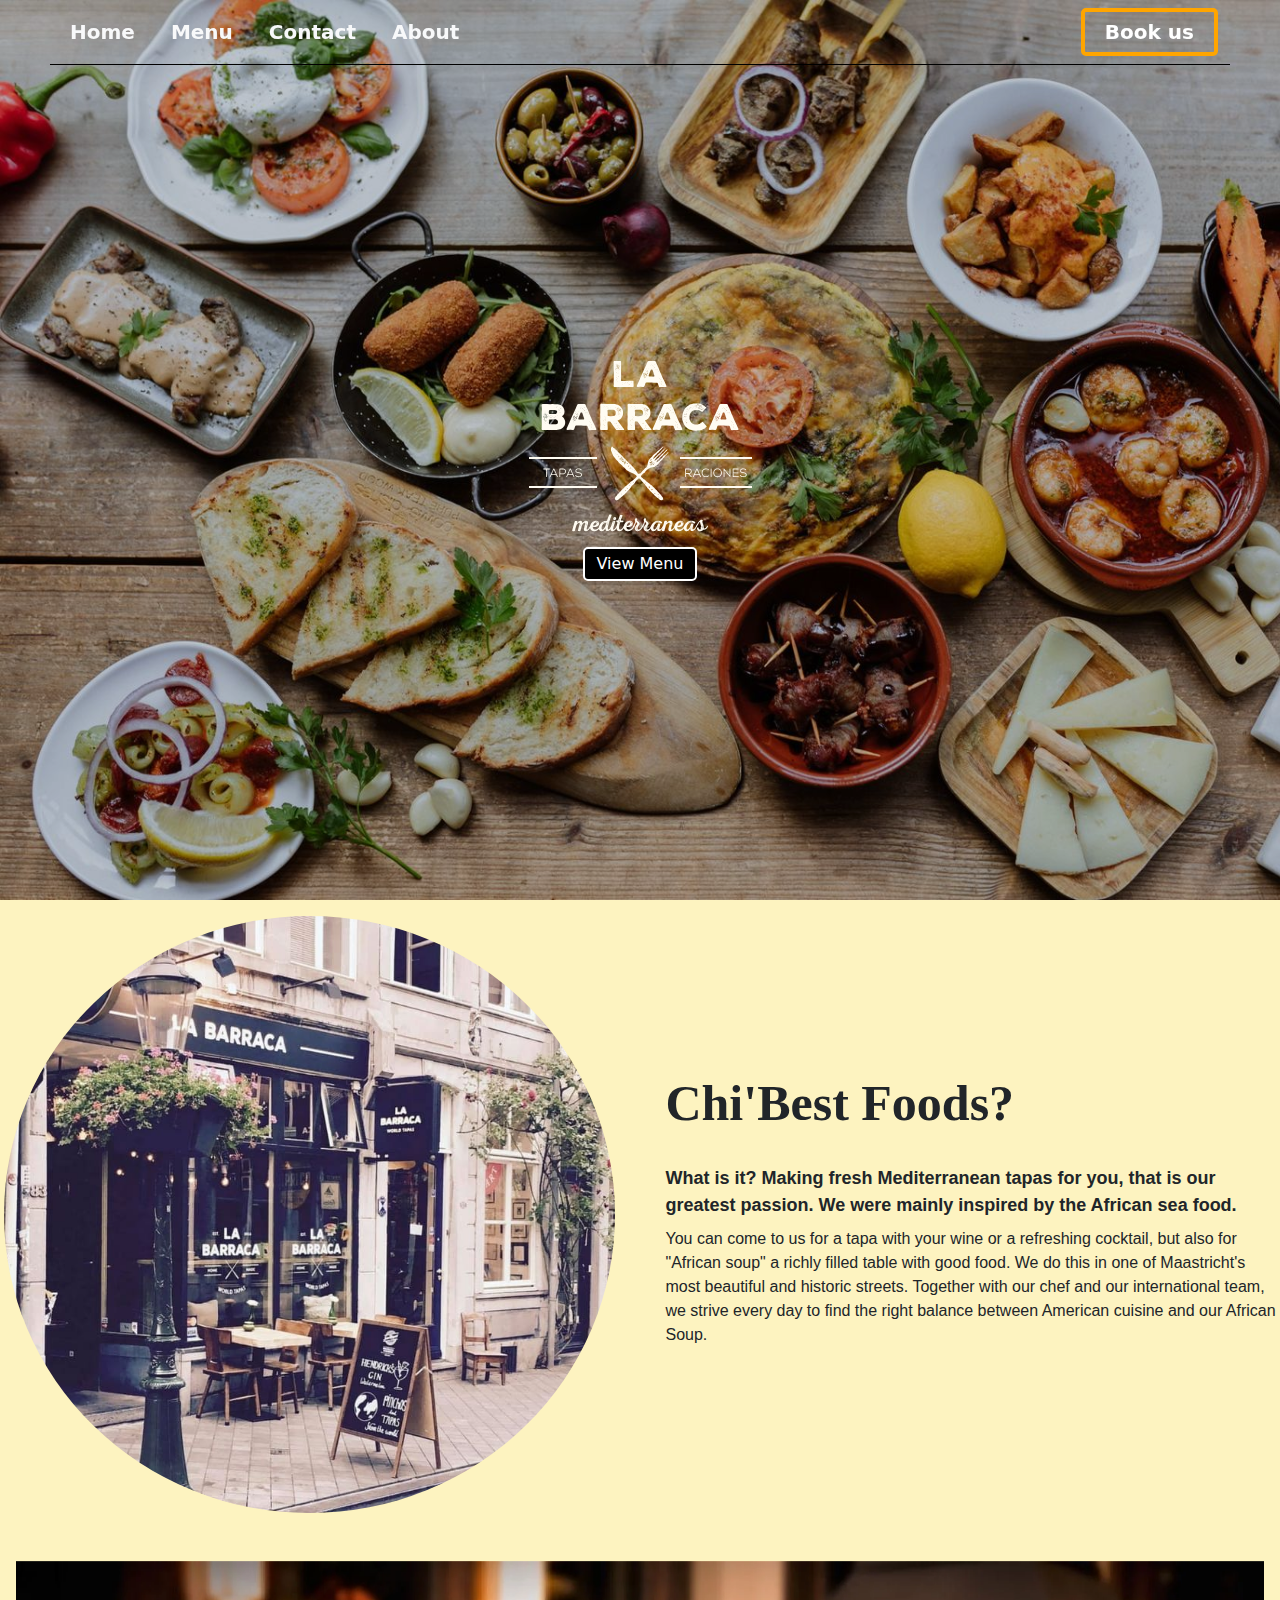
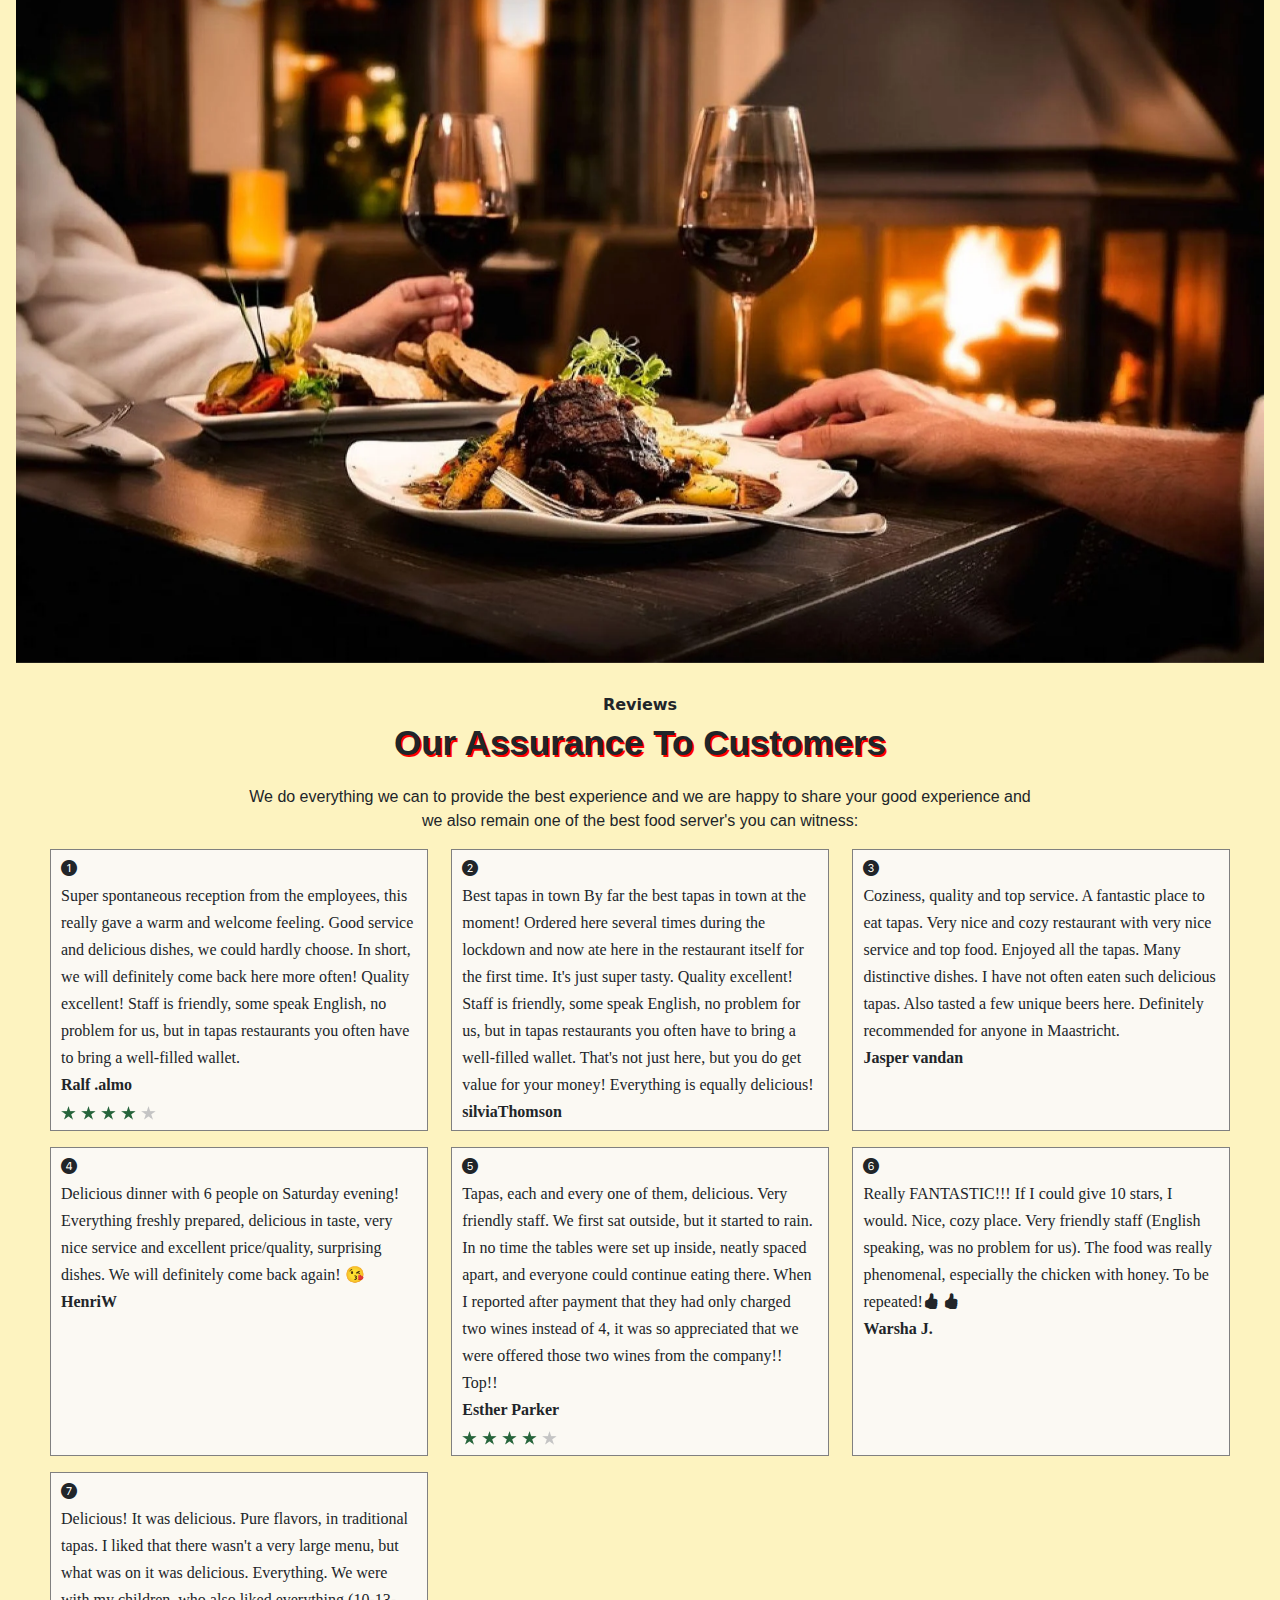
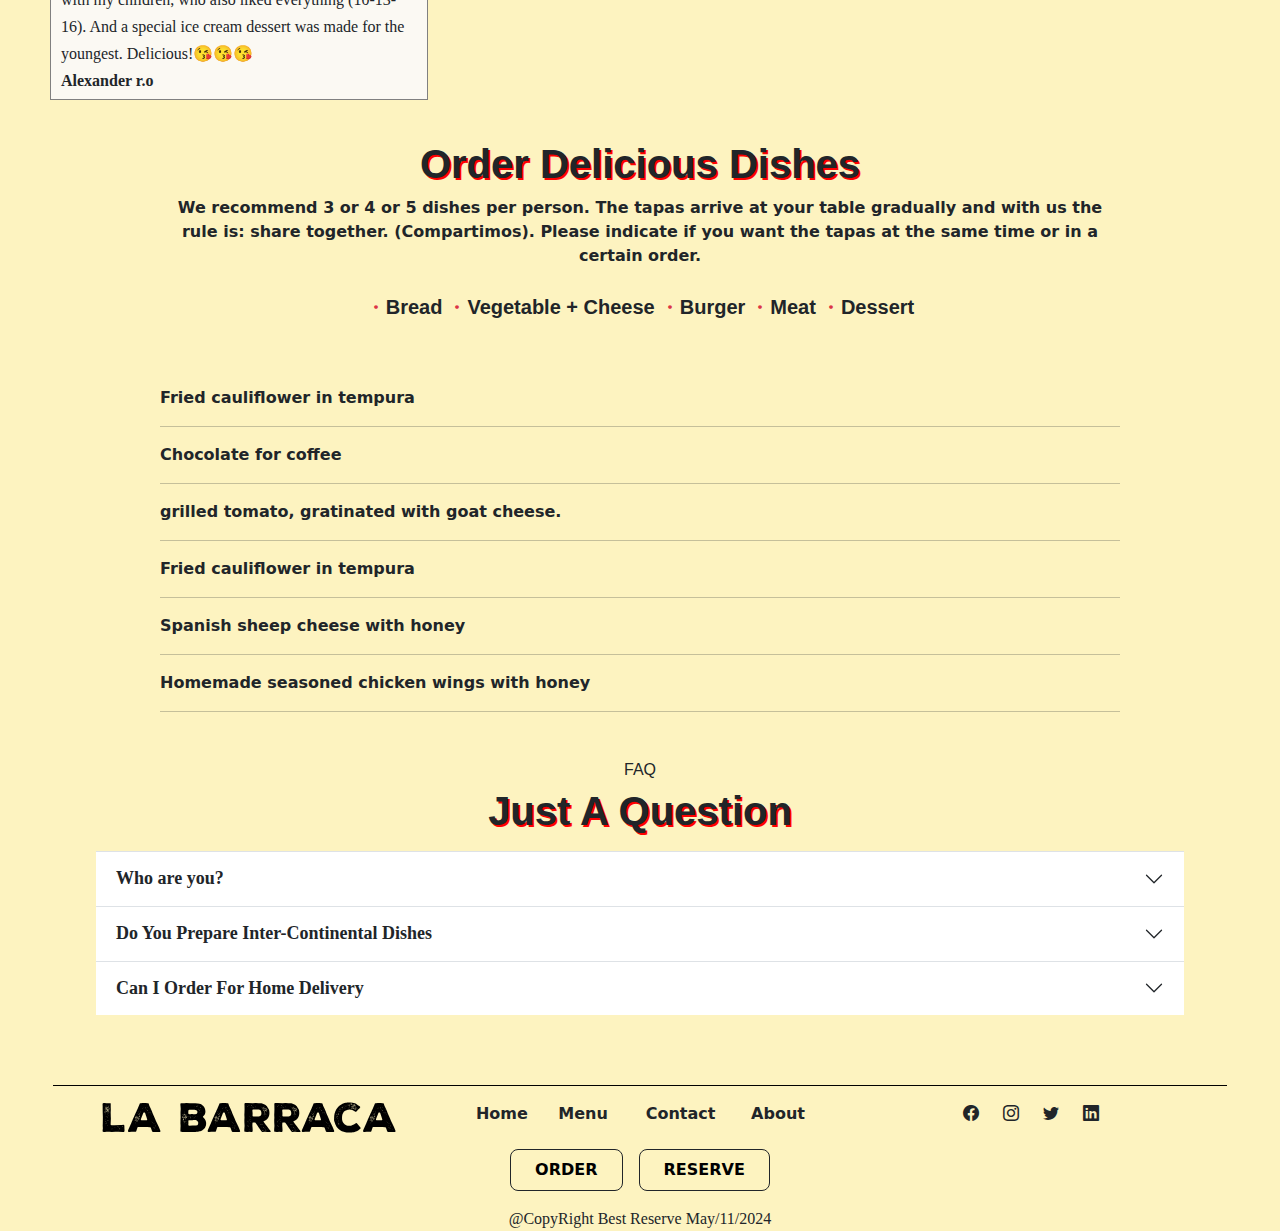
<file: index.html>
<!DOCTYPE html>
<html lang="en">
<head>
    <meta charset="UTF-8">
    <meta name="viewport" content="width=device-width, initial-scale=1.0">
    <link rel="stylesheet" href="style.css">
    <link rel="stylesheet" href="css/bootstrap.min.css">
     <!-- <link rel="stylesheet" href="/js/bootstrap.bundle.min.js"> -->
    <link rel="stylesheet" href="https://cdn.jsdelivr.net/npm/bootstrap-icons@1.11.3/font/bootstrap-icons.min.css"> 
    <title>Home</title>
</head>
<body style="background-color: #fdf3c0 ;" >
       <div class="first_div ">
              
        <nav class="navbar navbar-expand-lg general_div sticky-top">
            <div class="container-fluid">
              <button class="navbar-toggler shadow-none" type="button" data-bs-toggle="offcanvas" data-bs-target="#offcanvasRight" aria-controls="offcanvasRight" style="border: none; outline: none;" >
                <span class="navbar-toggler-icon"></span>
              </button>
              <div class="collapse navbar-collapse" id="navbarNav">
                <ul class="navbar-nav my_ul d-flex">
                  <li class="nav-item">
                    <a class="nav-link active text-light fw-3" aria-current="page" href="index.html">Home</a>
                  </li>
                  <li class="nav-item">
                    <a class="nav-link text-light fw-3" href="Menu.html">Menu</a>
                  </li>
                  <li class="nav-item">
                    <a class="nav-link text-light fw-3" href="contact.html">Contact</a>
                  </li>
                  <li class="nav-item">
                    <a class="nav-link text-light fw-3" href="about.html">About</a>
                  </li>
                </ul>
              </div>
              <a href="bookUs.html">  <button class="book_us fw-3">Book us</button> </a>
            </div>
          </nav>


          <div class="offcanvas offcanvas-start " tabindex="-1" id="offcanvasRight" aria-labelledby="offcanvasRightLabel" >
            <div class="offcanvas-header ">
              <h5 class="offcanvas-title" id="offcanvasRightLabel"></h5>
              <button type="button" class="btn-close left-off-canv" data-bs-dismiss="offcanvas" aria-label="Close" ></button>
            </div>
            <div class="offcanvas-body">
              <ul class="navbar-nav my_ul d-flex">
                <li class="nav-item">
                  <a class="nav-link active text-dark fw-3" aria-current="page" href="#">Home</a>
                </li>
                <li class="nav-item">
                  <a class="nav-link text-dark fw-3" href="Menu.html">Menu</a>
                </li>
                <li class="nav-item">
                  <a class="nav-link text-dark fw-3" href="contact.html">Contact</a>
                </li>
                <li c   lass="nav-item">
                  <a class="nav-link text-dark fw-3" href="about.html">About</a>
                </li>
              </ul>
            </div>
          </div>
       


        <div class="la-barraca  d-flex justify-content-center">

          <div class="d-flex justify-content-center barraca"><img src="la-barraca-logo-new.svg"></div>
        <a href="Menu.html" ><button>View Menu</button> </a>   
        </div>
               
      </div>

      
      
    <div class="mt-3 logo-general d-flex justify-content-between align-items-center mx-1">
        <div class="logo-news logo-pic">
          <img src="la-barraca-resturant.jpeg" class="rounded-circle">
        </div>

        <div class="logo-news d-flex flex-column gap-2">
             <p class="first_p">Chi'Best Foods?</p>
             <b >What is it? Making fresh Mediterranean tapas for you, that is our greatest passion. We were mainly inspired by the African sea food.</b>
             <p class="lh-0">You can come to us for a tapa with your wine or a refreshing cocktail, but also for "African soup" a richly filled table with good food. We do this in one of Maastricht's most beautiful and historic streets. Together with our chef and our international team, we strive every day to find the right balance between American cuisine and our African Soup.</p>
        </div>
    </div>

  
    </div> 
          <!-- carousel part  -->
      <div class="mt-5 px-3">
          <div id="carouselExampleSlidesOnly " class="carousel slide  my_carousel " data-bs-ride="carousel">
            <div class="carousel-inner">
              <div class="carousel-item active my_carousel" data-bs-interval="2000">
                <img src="3014596.webp" class="d-block w-100" alt="...">
              </div>
              <div class="carousel-item my_carousel" data-bs-interval="2000">
                <img src="l-intro-1712867942.jpg" class="d-block w-100" alt="...">
              </div>
              <div class="carousel-item my_carousel" data-bs-interval="2000">
                <img src="best_chinese.webp" class="d-block w-100" alt="...">
              </div>
             
            
              

            </div>
          </div>
      </div>
      <!-- #FEFCF2 -->
              <!-- good words  -->
        
        <div style="background-color: #fdf3c0 ;">

          <div class=" good_words d-flex flex-column align-items-center text-align-center">
              <b class="fw-bold fs-lg-2">Reviews</b>
              <p class="good_words_p fw-bold">Our Assurance To Customers</p>
              <p class="good_words_second">We do everything we can to provide the best experience and we are happy to share  your good  experience and <br>we also remain one of the best food server's you can witness:</p>
          </div>


                        <!-- Customers Reviews  -->
          <div class="write_up">
            <p>
              <i class="bi bi-1-circle-fill"></i> <br>
              Super spontaneous reception from the employees, this really gave a warm and welcome feeling. Good service and delicious dishes, we could hardly choose. In short, we will definitely come back here more often! 
              Quality excellent! Staff is friendly, some speak English, no problem for us, but in tapas restaurants you often have to bring a well-filled wallet.
              <br>
               <b>Ralf .almo <br>
                <img src="3star.png">
               </b>
              
               
            </p>

            <p>
              <i class="bi bi-2-circle-fill"></i> <br>
              Best tapas in town By far the best tapas in town at the moment! Ordered here several times during the lockdown and now ate here in the restaurant itself for the first time. It's just super tasty. Quality excellent! Staff is friendly, some speak English, no problem for us, but in tapas restaurants you often have to bring a well-filled wallet. That's not just here, but you do get value for your money! Everything is equally delicious! <br>
              <b>silviaThomson</b>
            </p>

              <p>
                <i class="bi bi-3-circle-fill"></i> <br>
                Coziness, quality and top service. A fantastic place to eat tapas. Very nice and cozy restaurant with very nice service and top food. Enjoyed all the tapas. Many distinctive dishes. I have not often eaten such delicious tapas. Also tasted a few unique beers here. Definitely recommended for anyone in Maastricht.
                <br>
                <b>Jasper vandan</b>
              </p>


              <p>
                <i class="bi bi-4-circle-fill"></i> <br>
                Delicious dinner with 6 people on Saturday evening! Everything freshly prepared, delicious in taste, very nice service and excellent price/quality, surprising dishes. We will definitely come back again! 😘
                <br>
                <b>HenriW</b>
              </p>

              <p>
                <i class="bi bi-5-circle-fill"></i> <br>
                Tapas, each and every one of them, delicious. Very friendly staff. We first sat outside, but it started to rain. In no time the tables were set up inside, neatly spaced apart, and everyone could continue eating there. When I reported after payment that they had only charged two wines instead of 4, it was so appreciated that we were offered those two wines from the company!! Top!!
                <br>
                <b>Esther Parker
                  <br>
                  <img src="3star.png">
                </b>
              </p>

              <p>
                <i class="bi bi-6-circle-fill"></i> <br>
                Really FANTASTIC!!! If I could give 10 stars, I would. Nice, cozy place. Very friendly staff (English speaking, was no problem for us). The food was really phenomenal, especially the chicken with honey. To be repeated!<i class="bi bi-hand-thumbs-up-fill"></i> <i class="bi bi-hand-thumbs-up-fill"></i> 
                <br>
                <b>Warsha J.</b>
              </p>


              <p>
                <i class="bi bi-7-circle-fill "></i> <br>
                Delicious! It was delicious. Pure flavors, in traditional tapas. I liked that there wasn't a very large menu, but what was on it was delicious. Everything. We were with my children, who also liked everything (10-13-16). And a special ice cream dessert was made for the youngest. Delicious!😘😘😘
                <br>
                <b>Alexander r.o</b>
              </p>
          </div>

 


              <div class="mt-4 d-flex flex-column align-items-center mx-auto    text-center Overall_delicious">
                  <h1 class="fw-bold my_Overall_delicious">Order Delicious Dishes</h1> 
                  <p class="fw-bold ">We recommend 3 or 4 or 5 dishes per person. The tapas arrive at your table gradually and with us the rule is: share together. (Compartimos). Please indicate if you want the tapas at the same time or in a certain order.</p>

              </div>


              <div class="d-flex  flex-wrap justify-content-center fw-bold  mt-2 food_list ">
             <p class=""> <i class="bi bi-dot text-danger"></i>Bread </p> 

             <p class=""> <i class="bi bi-dot text-danger"></i>Vegetable + Cheese</p> 
              
             <p class=""> <i class="bi bi-dot text-danger"></i>Burger </p> 

             <p class=""> <i class="bi bi-dot text-danger"></i>Meat </p> 

             <p class=""> <i class="bi bi-dot text-danger"></i>Dessert</p> 
              </div>

        


        <div class="mx-auto  mt-5 second_food_list">
              <div >
              <p>Fried cauliflower in tempura</p>
               <hr>
              </div>

            <div>
              <p>Chocolate for coffee </p>
              <hr>
              </div>


              <div>
                <p>grilled tomato, gratinated with goat cheese.</p>
                <hr>
              </div>

                <div>
                <p>Fried cauliflower in tempura</p>
                <hr>
                </div>

              <div>
                <p>Spanish sheep cheese with honey</p>
               <hr>
                </div>
                    
              <div>
                <p>Homemade seasoned chicken wings with honey </p>
                <hr>
                </div>
        </div>

        
                     
               <!-- Write up  -->
          <!-- <div class="container my-5 py-4">
                 <h2 class="text-center">FAQ</h2>
              <div class="accordion" id="accordionPanelsStayOpenExample">
                <div class="accordion-item">
                  <h2 class="accordion-header" id="panelsStayOpen-headingOne">
                    <button class="accordion-button fs-5 fw-semibold" type="button" data-bs-toggle="collapse" data-bs-target="#panelsStayOpen-collapseOne" aria-expanded="true" aria-controls="panelsStayOpen-collapseOne">
                     Who are you?
                    </button>
                  </h2>
                  <div id="panelsStayOpen-collapseOne" class="accordion-collapse collapse show" aria-labelledby="panelsStayOpen-headingOne">
                    <div class="accordion-body">
                      <strong>This is the first item's accordion body.</strong> It is shown by default, until the collapse plugin adds the appropriate classes that we use to style each element. These classes control the overall appearance, as well as the showing and hiding via CSS transitions. You can modify any of this with custom CSS or overriding our default variables. It's also worth noting that just about any HTML can go within the <code>.accordion-body</code>, though the transition does limit overflow.
                    </div>
                  </div>
                </div>
                <div class="accordion-item">
                  <h2 class="accordion-header" id="panelsStayOpen-headingTwo">
                    <button class="accordion-button collapsed fs-5 fw-semibold" type="button" data-bs-toggle="collapse" data-bs-target="#panelsStayOpen-collapseTwo" aria-expanded="false" aria-controls="panelsStayOpen-collapseTwo">
                     Do You Prepare Inter-Continental Dishes
                    </button>
                  </h2>
                  <div id="panelsStayOpen-collapseTwo" class="accordion-collapse collapse" aria-labelledby="panelsStayOpen-headingTwo">
                    <div class="accordion-body">
                      <strong>This is the second item's accordion body.</strong> It is hidden by default, until the collapse plugin adds the appropriate classes that we use to style each element. These classes control the overall appearance, as well as the showing and hiding via CSS transitions. You can modify any of this with custom CSS or overriding our default variables. It's also worth noting that just about any HTML can go within the <code>.accordion-body</code>, though the transition does limit overflow.
                    </div>
                  </div>
                </div>
                   
                <div class="accordion-item">
                  <h2 class="accordion-header" id="panelsStayOpen-headingOne">
                    <button class="accordion-button fs-5 fw-semibold" type="button" data-bs-toggle="collapse" data-bs-target="#panelsStayOpen-collapseOne" aria-expanded="true" aria-controls="panelsStayOpen-collapseOne">
                     Who are you?
                    </button>
                  </h2>
                  <div id="panelsStayOpen-collapseOne" class="accordion-collapse collapse show" aria-labelledby="panelsStayOpen-headingOne">
                    <div class="accordion-body">
                      <strong>This is the first item's accordion body.</strong> It is shown by default, until the collapse plugin adds the appropriate classes that we use to style each element. These classes control the overall appearance, as well as the showing and hiding via CSS transitions. You can modify any of this with custom CSS or overriding our default variables. It's also worth noting that just about any HTML can go within the <code>.accordion-body</code>, though the transition does limit overflow.
                    </div>
                  </div>
                </div>




                <div class="accordion-item">
                  <h2 class="accordion-header" id="panelsStayOpen-headingThree">
                    <button class="accordion-button collapsed  fs-5 fw-semibold" type="button" data-bs-toggle="collapse" data-bs-target="#panelsStayOpen-collapseThree" aria-expanded="false" aria-controls="panelsStayOpen-collapseThree">
                       Can I Order For Home Delivery
                    </button>
                  </h2>
                  <div id="panelsStayOpen-collapseThree" class="accordion-collapse collapse" aria-labelledby="panelsStayOpen-headingThree">
                    <div class="accordion-body">
                      <strong>This is the third item's accordion body.</strong> It is hidden by default, until the collapse plugin adds the appropriate classes that we use to style each element. These classes control the overall appearance, as well as the showing and hiding via CSS transitions. You can modify any of this with custom CSS or overriding our default variables. It's also worth noting that just about any HTML can go within the <code>.accordion-body</code>, though the transition does limit overflow.
                    </div>
                  </div>
                </div>
              </div>
          </div> -->

          <div class="accordion accordion-flush  mx-auto mt-3 mx-auto" id="accordionFlushExample">
            <h6 class="text-center FAQ mt-5  ">FAQ</h6>
            <h1 class="text-center my_Overall_delicious fw-bold mb-3">Just A Question</h1>
            <div class="accordion-item">
              <h2 class="accordion-header">
                <button class="accordion-button collapsed  fw-semibold" type="button" data-bs-toggle="collapse" data-bs-target="#flush-collapseOne" aria-expanded="false" aria-controls="flush-collapseOne">
                  Who are you?
                </button>
              </h2>
              <div id="flush-collapseOne" class="accordion-collapse collapse" data-bs-parent="#accordionFlushExample">
                <div class="accordion-body">Placeholder content for this accordion, which is intended to demonstrate the <code>.accordion-flush</code> class. This is the first item's accordion body.</div>
              </div>
            </div>

            <div class="accordion-item">
              <h2 class="accordion-header">
                <button class="accordion-button collapsed  fw-semibold" type="button" data-bs-toggle="collapse" data-bs-target="#flush-collapseTwo" aria-expanded="false" aria-controls="flush-collapseTwo">
                  Do You Prepare Inter-Continental Dishes
                </button>
              </h2>
              <div id="flush-collapseTwo" class="accordion-collapse collapse" data-bs-parent="#accordionFlushExample">
                <div class="accordion-body">Placeholder content for this accordion, which is intended to demonstrate the <code>.accordion-flush</code> class. This is the second item's accordion body. Let's imagine this being filled with some actual content.</div>
              </div>
            </div>

            
            <div class="accordion-item">
              <h2 class="accordion-header">
                <button class="accordion-button collapsed  fw-semibold" type="button" data-bs-toggle="collapse" data-bs-target="#flush-collapseThree" aria-expanded="false" aria-controls="flush-collapseThree">
                  Can I Order For Home Delivery
                </button>
              </h2>
              <div id="flush-collapseThree" class="accordion-collapse collapse" data-bs-parent="#accordionFlushExample">
                <div class="accordion-body">Placeholder content for this accordion, which is intended to demonstrate the <code>.accordion-flush</code> class. This is the third item's accordion body. Nothing more exciting happening here in terms of content, but just filling up the space to make it look, at least at first glance, a bit more representative of how this would look in a real-world application.</div>
              </div>
            </div>
          </div>
          
          



          





       

          <footer class="footer  col-lg-11 mx-auto">  
            <div class="my_footer d-flex col-align-items-center justify-content-between flex-wrap">
    
                <div class="d-flex mt-3 col-12 col-sm-6 col-md-6 col-lg-4 justify-content-center img-fluid">   
                  <img src="./don_lac.svg" style="width: 75%;"> 
                </div> 
              
    
              <div class="d-flex flex-wrap gap-3 mt-3 fw-bold col-12 col-sm-6 col-md-6 col-lg-4 justify-content-center ">
            <a href="index.html" class="text-dark text-decoration-none col-12 col-sm-2 col-md-2 col-lg-2 text-center">  <span>Home</span> </a>
            <a href="Menu.html" class="text-dark text-decoration-none  col-12 col-sm-2 col-md-2 col-lg-2 text-center" > <span>Menu</span>  </a>   
            <a href="contact.html" class="text-dark text-decoration-none  col-12 col-sm-3 col-md-3 col-lg-3 text-center" >      <span>Contact</span> </a>
            <a href="about.html" class="text-dark text-decoration-none  col-12 col-sm-2 col-md-2 col-lg-2 text-center" >   <span>About</span> </a>
                </div>
    
                <div class="d-flex gap-4 mt-3 col-12 col-sm-12 col-md-12 col-lg-4 justify-content-center">
                  <a href="https://www.facebook.com" class="text-dark"><i class="bi bi-facebook"></i> </a> 
                  <a href="https://www.instagram.com" class="text-dark">  <i class="bi bi-instagram"></i>  </a>
                    <a href="https://www.twitter.com" class="text-dark"> <i class="bi bi-twitter"></i> </a>
                    <a href="https://www.linkedin.com" class="text-dark">  <i class="bi bi-linkedin"></i> </a>
                </div>
              </div>
    
    
            <div class="second_footer mt-3 d-flex flex-wrap justify-content-between text-align-center gap-1">
    
                   <div class="last_button w-100 justify-content-center d-flex mb-3 ">
  <a href="bookUs.html">  <button class="border border-dark px-4 py-2 rounded-3 fw-bold mx-2 dr">ORDER</button> </a>
<a href="bookUs.html">    <button class="border border-dark px-4 py-2 rounded-3 fw-bold mx-2 dr " >RESERVE</button> </a>
                   </div>
            </div>
    
            <div class="d-flex justify-content-center gap-3 align-items-center col-12" >
                
                <span class="my_span" style="font-family: serif;"> @CopyRight Best  Reserve May/11/2024</span>
    
    
              </div>
                 
              </footer>


          </div>
        <script src="./js/bootstrap.min.js"> </script>
</body>
</html>
</file>
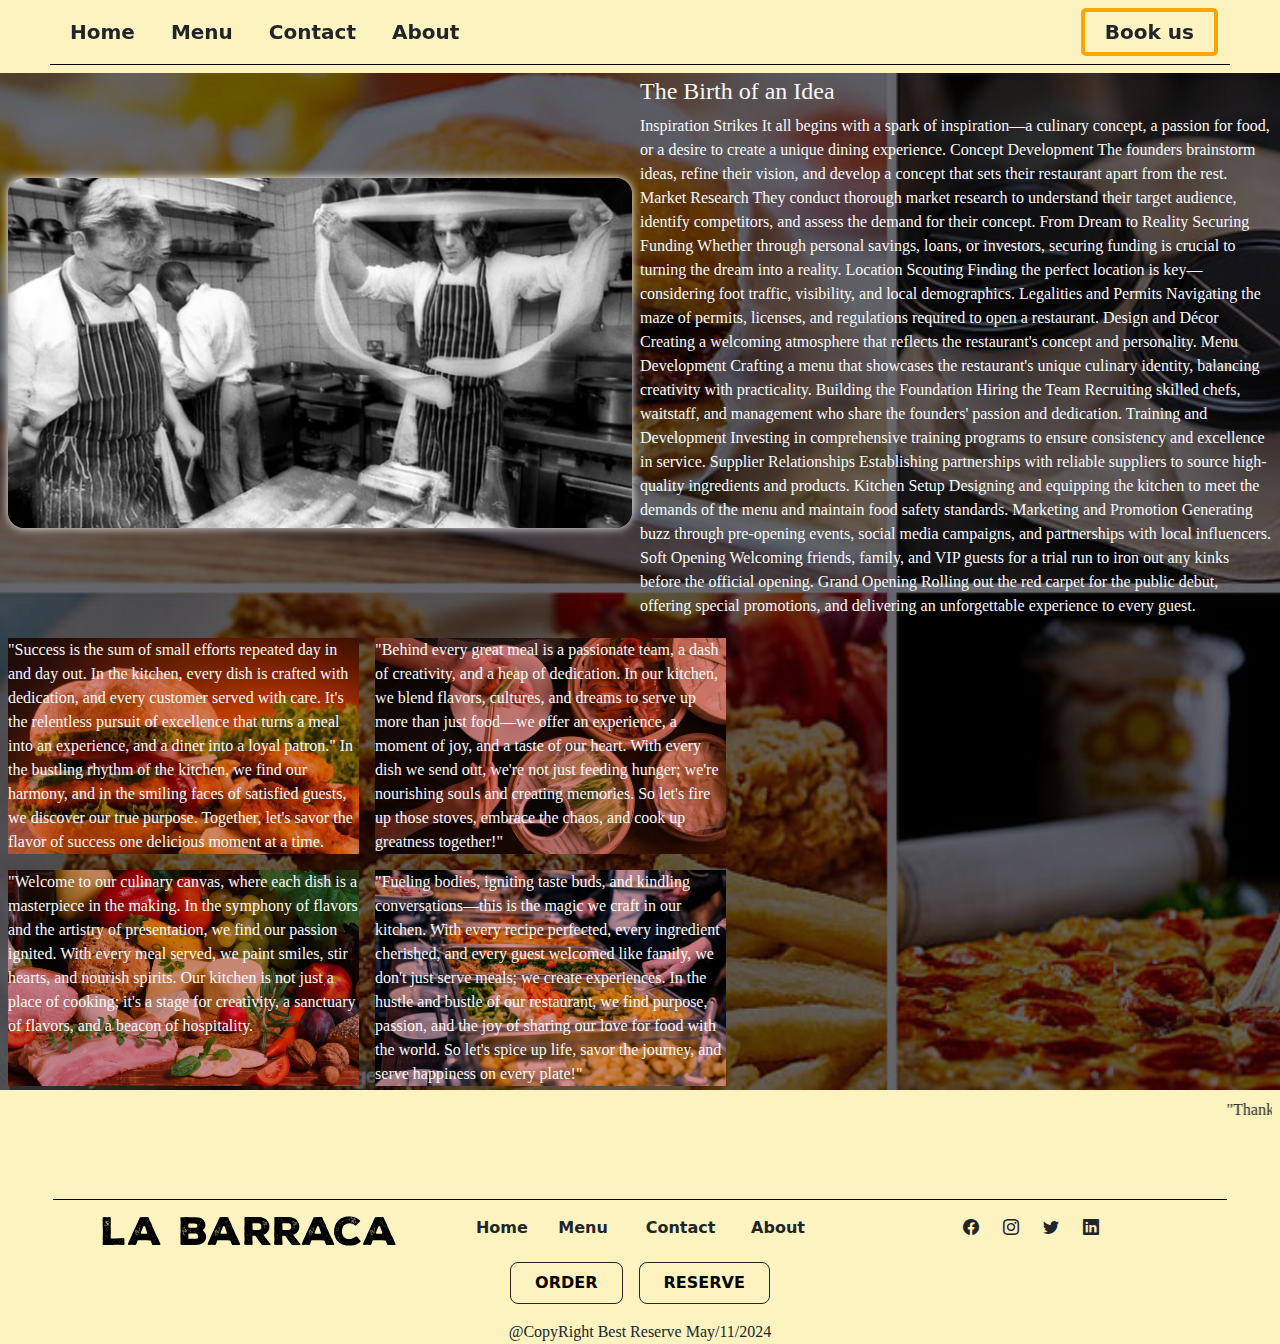
<file: about.html>
<!DOCTYPE html>
<html lang="en">
<head>
    <meta charset="UTF-8">
    <meta name="viewport" content="width=device-width, initial-scale=1.0">
    
    <link rel="stylesheet" href="style.css">
    <link rel="stylesheet" href="css/bootstrap.min.css">
     <link rel="stylesheet" href="about.css">
     <!-- <link rel="stylesheet" href="/js/bootstrap.bundle.min.js"> -->
    <link rel="stylesheet" href="https://cdn.jsdelivr.net/npm/bootstrap-icons@1.11.3/font/bootstrap-icons.min.css"> 
    <title>Document</title>
</head>
<body>
  <div style="background-color: #fdf3c0 ;" >
    <div class=" ">
              
        <nav class="navbar navbar-expand-lg general_div sticky-top">
            <div class="container-fluid">
              <button class="navbar-toggler shadow-none" type="button" data-bs-toggle="offcanvas" data-bs-target="#offcanvasRight" aria-controls="offcanvasRight" style="border: none; outline: none;" >
                <span class="navbar-toggler-icon"></span>
              </button>
              <div class="collapse navbar-collapse" id="navbarNav">
                <ul class="navbar-nav my_ul d-flex">
                  <li class="nav-item">
                    <a class="nav-link active text-dark fw-3" aria-current="page" href="index.html">Home</a>
                  </li>
                  <li class="nav-item">
                    <a class="nav-link text-dark fw-3" href="Menu.html">Menu</a>
                  </li>
                  <li class="nav-item">
                    <a class="nav-link text-dark fw-3" href="contact.html">Contact</a>
                  </li>
                  <li class="nav-item">
                    <a class="nav-link text-dark fw-3" href="about.html">About</a>
                  </li>
                </ul>
              </div>
              <a href="bookUs.html">       <button class="book_us fw-3 text-dark">Book us</button> </a>
            </div>
          </nav>


          <div class="offcanvas offcanvas-start " tabindex="-1" id="offcanvasRight" aria-labelledby="offcanvasRightLabel" >
            <div class="offcanvas-header ">
              <h5 class="offcanvas-title" id="offcanvasRightLabel"></h5>
              <button type="button" class="btn-close left-off-canv" data-bs-dismiss="offcanvas" aria-label="Close" ></button>
            </div>
            <div class="offcanvas-body">
              <ul class="navbar-nav my_ul d-flex">
                <li class="nav-item">
                  <a class="nav-link active text-dark fw-3" aria-current="page" href="index.html">Home</a>
                </li>
                <li class="nav-item">
                  <a class="nav-link text-dark fw-3" href="Menu.html">Menu</a>
                </li>
                <li class="nav-item">
                  <a class="nav-link text-dark fw-3" href="contact.html">Contact</a>
                </li>
                <li class="nav-item">
                  <a class="nav-link text-dark fw-3" href="about.html">About</a>
                </li>
              </ul>
            </div>
          </div>
       
               
      </div>

      
      <div class="px-2 bac_1 d-flex flex-wrap   text-light mt-2" style="font-family: 'Times New Roman', Times, serif;">
        <div class="col-12 col-lg-6 align-items-center d-flex pe-2"><img src="old_pics.avif" style="width: 100%; box-shadow: 0 0 10px;" class="rounded-4"></div>
  <div class="col-12  col-lg-6 pt-1">
      <h4> The Birth of an Idea </h4> 
     <p >  Inspiration Strikes It all begins with a spark of inspiration—a culinary concept, a passion for food, or a desire to create a unique dining experience.
       Concept Development The founders brainstorm ideas, refine their vision, and develop a concept that sets their restaurant apart from the rest.
       Market Research They conduct thorough market research to understand their target audience, identify competitors, and assess the demand for their concept.
        From Dream to Reality
        
       Securing Funding Whether through personal savings, loans, or investors, securing funding is crucial to turning the dream into a reality.
        Location Scouting Finding the perfect location is key—considering foot traffic, visibility, and local demographics.
        Legalities and Permits Navigating the maze of permits, licenses, and regulations required to open a restaurant.
        Design and Décor Creating a welcoming atmosphere that reflects the restaurant's concept and personality.
        Menu Development Crafting a menu that showcases the restaurant's unique culinary identity, balancing creativity with practicality.
        Building the Foundation
        
        Hiring the Team Recruiting skilled chefs, waitstaff, and management who share the founders' passion and dedication.
        Training and Development Investing in comprehensive training programs to ensure consistency and excellence in service.
        Supplier Relationships Establishing partnerships with reliable suppliers to source high-quality ingredients and products.
       Kitchen Setup Designing and equipping the kitchen to meet the demands of the menu and maintain food safety standards. 
         
       Marketing and Promotion Generating buzz through pre-opening events, social media campaigns, and partnerships with local influencers.
       Soft Opening Welcoming friends, family, and VIP guests for a trial run to iron out any kinks before the official opening.
       Grand Opening Rolling out the red carpet for the public debut, offering special promotions, and delivering an unforgettable experience to every guest.
    </p> 
    </div>  


   <div class=" d-flex flex-wrap col-lg-8 col-md-10 col-sm-12 col-12 gap-3 py-1">

            <div class="Ad  col-lg-5 col-md-5 col-sm-5 col-12" >"Success is the sum of small efforts repeated day in and day out. In the kitchen, every dish is crafted with dedication, and every customer served with care. It's the relentless pursuit of excellence that turns a meal into an experience, and a diner into a loyal patron."
                In the bustling rhythm of the kitchen, we find our harmony, and in the smiling faces of satisfied guests, we discover our true purpose. Together, let's savor the flavor of success one delicious moment at a time.
            </div>

             <div class="AR Ad  col-lg-5 col-md-5 col-sm-5 col-12" style="background-image: url(best_chinese.webp); ">"Behind every great meal is a passionate team, a dash of creativity, and a heap of dedication. In our kitchen, we blend flavors, cultures, and dreams to serve up more than just food—we offer an experience, a moment of joy, and a taste of our heart. With every dish we send out, we're not just feeding hunger; we're nourishing souls and creating memories. So let's fire up those stoves, embrace the chaos, and cook up greatness together!"</div>

             <div class="AF Ad  col-lg-5 col-md-5 col-sm-5 col-12" style="background-image: url(nineth.jpg);">
                "Welcome to our culinary canvas, where each dish is a masterpiece in the making. In the symphony of flavors and the artistry of presentation, we find our passion ignited. With every meal served, we paint smiles, stir hearts, and nourish spirits. Our kitchen is not just a place of cooking; it's a stage for creativity, a sanctuary of flavors, and a beacon of hospitality. </div>


            <div class="AG Ad col-lg-5 col-md-5 col-sm-5 col-12" style="background-image: url(seventh.jpg);">"Fueling bodies, igniting taste buds, and kindling conversations—this is the magic we craft in our kitchen. With every recipe perfected, every ingredient cherished, and every guest welcomed like family, we don't just serve meals; we create experiences. In the hustle and bustle of our restaurant, we find purpose, passion, and the joy of sharing our love for food with the world. So let's spice up life, savor the journey, and serve happiness on every plate!"</div>
    </div>
        <!-- **Opening Night:**
        
        Marketing and Promotion Generating buzz through pre-opening events, social media campaigns, and partnerships with local influencers.
        Soft Opening Welcoming friends, family, and VIP guests for a trial run to iron out any kinks before the official opening.
        Grand Opening Rolling out the red carpet for the public debut, offering special promotions, and delivering an unforgettable experience to every guest.
        
        **Nurturing Growth:**
        
        16. **Feedback and Adaptation:** Listening to customer feedback and making adjustments to the menu, service, and overall experience.
        17. **Community Engagement:** Becoming an active member of the local community through events, sponsorships, and charity initiatives.
        18. **Building a Reputation:** Cultivating a positive reputation through word of mouth, online reviews, and media coverage.
        19. **Expansion and Innovation:** Exploring opportunities for growth, whether through opening additional locations, launching new concepts, or expanding the menu.
        
        **Sustaining Success:**
        
        20. **Consistency and Quality:** Maintaining high standards of quality, consistency, and service even as the restaurant grows.
        21. **Staff Retention:** Investing in employee satisfaction and development to retain top talent and foster a positive work culture.
        22. **Adaptation to Trends:** Staying ahead of industry trends and evolving consumer preferences to remain relevant in a competitive market.
        23. **Customer Loyalty:** Rewarding loyal customers with special perks, discounts, and exclusive experiences to keep them coming back.
        
        In summary, the journey of a good restaurant from inception to success is a multifaceted and dynamic process that requires vision, dedication, and perseverance. It's a story of passion, creativity, and the relentless pursuit of excellence in every aspect of the dining experience. -->
      </div>

<marquee stop="mouseover" behavior="" direction="left" class="px-1 mt-2 mx-2" style="font-family: 'Times New Roman', Times, serif;" >"Thank 👏👏you for choosing our restaurant! We truly appreciate your patronage and hope your dining 👌👌 experience exceeded your expectations. 🍻🍻In the heart of a bustling city lies a quaint restaurant, its doors welcoming all who seek a culinary adventure. With a warm ambiance and tantalizing aromas dancing through the air, it's a place where patrons become more than just customers;✔✔✔ they become cherished guests.But what truly sets this restaurant apart is not just its delectable cuisine, but the genuine care and attention lavished upon each diner.🥞🧇🥞 From the moment guests step through the door, they are enveloped in an atmosphere of hospitality and warmth.Your support means the world to us, and we can't wait to serve you again soon. Cheers to many more delicious meals together!"😊😊😊</marquee>

<footer class="footer  col-lg-11 mx-auto">  
  <div class="my_footer d-flex col-align-items-center justify-content-between flex-wrap">

      <div class="d-flex mt-3 col-12 col-sm-6 col-md-6 col-lg-4 justify-content-center img-fluid">   
        <img src="./don_lac.svg" style="width: 75%;"> 
      </div> 
    

    <div class="d-flex flex-wrap gap-3 mt-3 fw-bold col-12 col-sm-6 col-md-6 col-lg-4 justify-content-center ">
  <a href="index.html" class="text-dark text-decoration-none col-12 col-sm-2 col-md-2 col-lg-2 text-center">  <span>Home</span> </a>
  <a href="Menu.html" class="text-dark text-decoration-none  col-12 col-sm-2 col-md-2 col-lg-2 text-center" > <span>Menu</span>  </a>   
  <a href="contact.html" class="text-dark text-decoration-none  col-12 col-sm-3 col-md-3 col-lg-3 text-center" >      <span>Contact</span> </a>
  <a href="about.html" class="text-dark text-decoration-none  col-12 col-sm-2 col-md-2 col-lg-2 text-center" >   <span>About</span> </a>
      </div>

      <div class="d-flex gap-4 mt-3 col-12 col-sm-12 col-md-12 col-lg-4 justify-content-center">
        <a href="https://www.facebook.com" class="text-dark"><i class="bi bi-facebook"></i> </a> 
        <a href="https://www.instagram.com" class="text-dark">  <i class="bi bi-instagram"></i>  </a>
          <a href="https://www.twitter.com" class="text-dark"> <i class="bi bi-twitter"></i> </a>
          <a href="https://www.linkedin.com" class="text-dark">  <i class="bi bi-linkedin"></i> </a>
      </div>
    </div>


  <div class="second_footer mt-3 d-flex flex-wrap justify-content-between text-align-center gap-1">

         <div class="last_button w-100 justify-content-center d-flex mb-3 ">
          <a href="bookUs.html"> <button class="border border-dark px-4 py-2 rounded-3 fw-bold mx-2 dr">ORDER</button> </a>
          <a href="bookUs.html">   <button class="border border-dark px-4 py-2 rounded-3 fw-bold mx-2 dr
          " >RESERVE</button> </a>
         </div>
  </div>

  <div class="d-flex justify-content-center gap-3 align-items-center col-12" >
      
      <span class="my_span" style="font-family: serif;"> @CopyRight Best  Reserve May/11/2024</span>


    </div>
       
    </footer>
        </div>
<script src="./js/bootstrap.min.js"> </script>
</body>
</html>
</file>
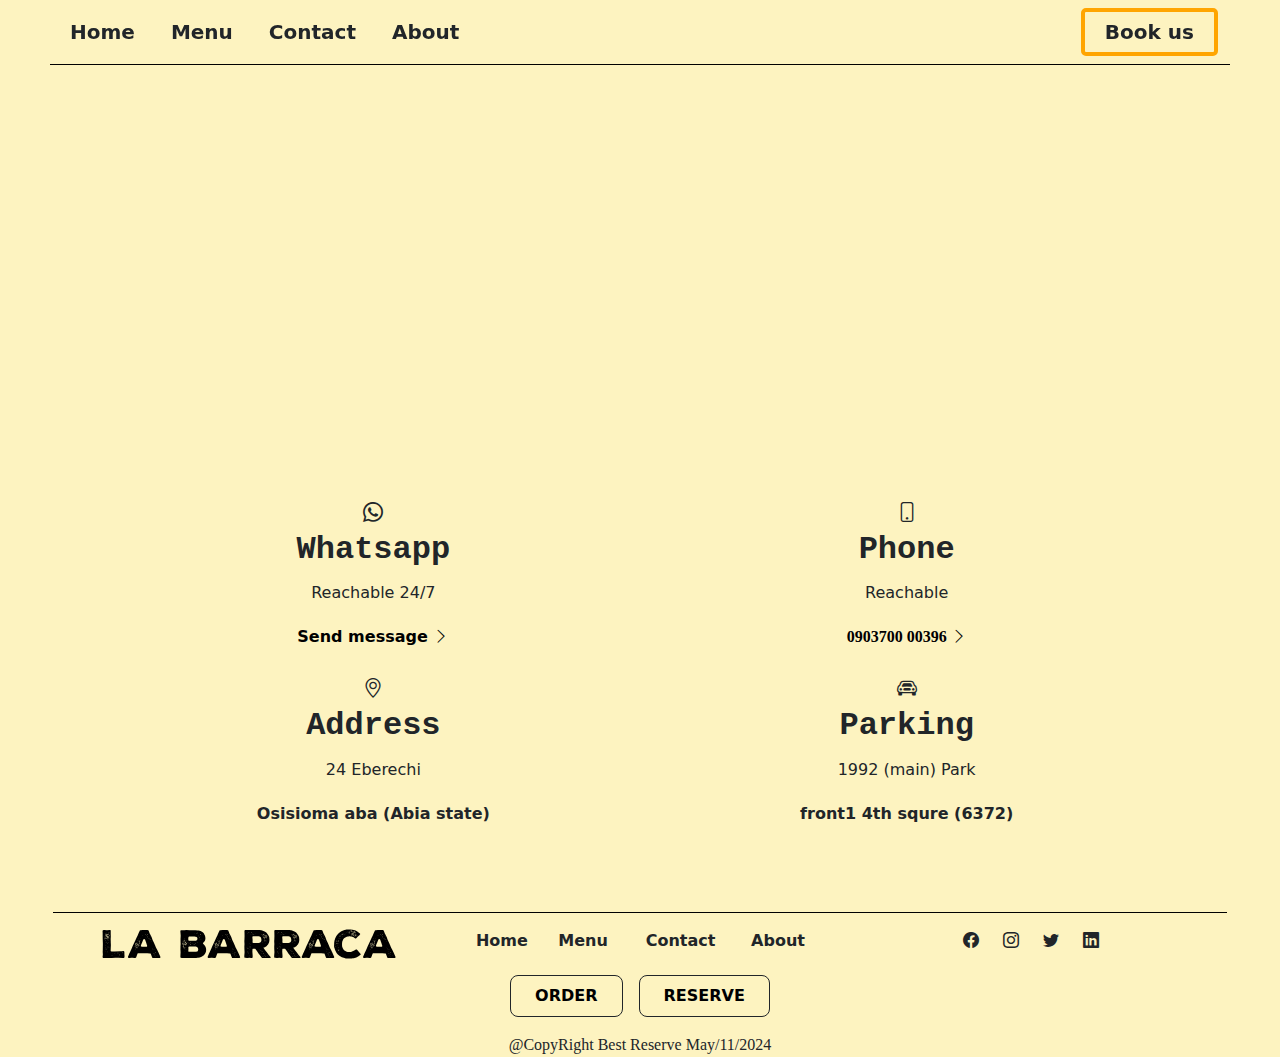
<file: contact.html>
<!DOCTYPE html>
<html lang="en">
<head>
    <meta charset="UTF-8">
    <meta name="viewport" content="width=device-width, initial-scale=1.0">
    <link rel="stylesheet" href="style.css">
    <link rel="stylesheet" href="css/bootstrap.min.css">
     <link rel="stylesheet" href="contact.css">
     <!-- <link rel="stylesheet" href="/js/bootstrap.bundle.min.js"> -->
    <link rel="stylesheet" href="https://cdn.jsdelivr.net/npm/bootstrap-icons@1.11.3/font/bootstrap-icons.min.css"> 
    <title>Contact</title>
</head>
<body style="background-color: #fdf3c0 ;" >
    <div class=" ">
              
        <nav class="navbar navbar-expand-lg general_div sticky-top">
            <div class="container-fluid">
              <button class="navbar-toggler shadow-none" type="button" data-bs-toggle="offcanvas" data-bs-target="#offcanvasRight" aria-controls="offcanvasRight" style="border: none; outline: none;" >
                <span class="navbar-toggler-icon"></span>
              </button>
              <div class="collapse navbar-collapse" id="navbarNav">
                <ul class="navbar-nav my_ul d-flex">
                  <li class="nav-item">
                    <a class="nav-link active text-dark fw-3" aria-current="page" href="index.html">Home</a>
                  </li>
                  <li class="nav-item">
                    <a class="nav-link text-dark fw-3" href="Menu.html">Menu</a>
                  </li>
                  <li class="nav-item">
                    <a class="nav-link text-dark fw-3" href="contact.html">Contact</a>
                  </li>
                  <li class="nav-item">
                    <a class="nav-link text-dark fw-3" href="about.html">About</a>
                  </li>
                </ul>
              </div>
              <a href="bookUs.html"> <button class="book_us fw-3 text-dark">Book us</button> </a>
            </div>
          </nav>


          <div class="offcanvas offcanvas-start " tabindex="-1" id="offcanvasRight" aria-labelledby="offcanvasRightLabel" >
            <div class="offcanvas-header ">
              <h5 class="offcanvas-title" id="offcanvasRightLabel"></h5>
              <button type="button" class="btn-close left-off-canv" data-bs-dismiss="offcanvas" aria-label="Close" ></button>
            </div>
            <div class="offcanvas-body">
              <ul class="navbar-nav my_ul d-flex">
                <li class="nav-item">
                  <a class="nav-link active text-dark fw-3" aria-current="page" href="index.html">Home</a>
                </li>
                <li class="nav-item">
                  <a class="nav-link text-dark fw-3" href="Menu.html">Menu</a>
                </li>
                <li class="nav-item">
                  <a class="nav-link text-dark fw-3" href="contact.html">Contact</a>
                </li>
                <li class="nav-item">
                  <a class="nav-link text-dark fw-3" href="about.html">About</a>
                </li>
              </ul>
            </div>
          </div>
               
      </div>
      
      
      <div class="mt-1 d-flex mx-lg-3 mx-sm-2 mx-1" style="height: 420px;">
      <iframe src="https://www.google.com/maps/embed?pb=!1m18!1m12!1m3!1d387101.9140738289!2d-74.25986676774153!3d40.697670005307094!2m3!1f0!2f0!3f0!3m2!1i1024!2i768!4f13.1!3m3!1m2!1s0x89c24fa5d33f083b%3A0xc80b8f06e177fe62!2sNew%20York%2C%20NY%2C%20USA!5e0!3m2!1sen!2suk!4v1644278309258!5m2!1sen!2suk" width="600"  style="border:0; " allowfullscreen="" loading="lazy" class="w-100 "></iframe>
    </div>

         
  <div class=" flex-wrap align-items-center  justify-content-center d-flex flex-wrap mt-2 text-center  col-lg-10 col-sm-11 mx-auto">

    <div class="d-flex flex-column align-items-center justify-content-end col-7 col-lg-6 col-md-6 col-sm-6  pb-2 gap-1" >
     <i class="bi bi-whatsapp fs-5"></i>
           <h2 class="fw-bold" style="font-family: 'Courier New', Courier, monospace;"> Whatsapp </h2> 
           <p>Reachable 24/7</p>
         <a href="https://wa.me/2349037000396" style="text-decoration: none; color: black;"> <p class="fw-bold">Send message <i class="bi bi-chevron-right "></i> </p>
           </a>
    </div>


    <div class="d-flex flex-column align-items-center col-7 col-lg-6 col-md-6 col-sm-6  pb-2 justify-content-end gap-1 ">
         <i class="bi bi-phone fs-5"></i>
           <h2 class="fw-bold"  style="font-family: 'Courier New', Courier, monospace;"> Phone</h2> 
           <p>Reachable</p>
         <a href="09037000396" style="text-decoration: none; color: black;">  <p class="fw-bold" style=" font-family: 'Times New Roman', Times, serif;">0903700 00396 <i class="bi bi-chevron-right "></i> </p> </a> 
    </div>

   
    <div class="d-flex flex-column align-items-center col-7 col-lg-6 col-md-6 col-sm-6  gap-1 ">
     <i class="bi bi-geo-alt fs-5"></i>
       <h2 class="fw-bold"  style="font-family: 'Courier New', Courier, monospace;">Address</h2> 
       <p>24 Eberechi</p>
        <p class="fw-bold">Osisioma aba (Abia state)</p>
</div>

<div class="d-flex flex-column align-items-center col-7 col-lg-6 col-md-6 col-sm-6  gap-1 ">
     <i class="bi bi-car-front fs-5"></i>
       <h2 class="fw-bold"  style="font-family: 'Courier New', Courier, monospace;"> Parking</h2> 
       <p>1992  (main) Park</p>
        <p class="fw-bold">front1 4th squre (6372)</p>
 </div>
</div>


      <footer class="footer  col-lg-11 mx-auto">  
        <div class="my_footer d-flex col-align-items-center justify-content-between flex-wrap">

            <div class="d-flex mt-3 col-12 col-sm-6 col-md-6 col-lg-4 justify-content-center img-fluid">   
              <img src="./don_lac.svg" style="width: 75%;"> 
            </div> 
          

          <div class="d-flex flex-wrap gap-3 mt-3 fw-bold col-12 col-sm-6 col-md-6 col-lg-4 justify-content-center ">
        <a href="index.html" class="text-dark text-decoration-none col-12 col-sm-2 col-md-2 col-lg-2 text-center">  <span>Home</span> </a>
        <a href="Menu.html" class="text-dark text-decoration-none  col-12 col-sm-2 col-md-2 col-lg-2 text-center" > <span>Menu</span>  </a>   
        <a href="contact.html" class="text-dark text-decoration-none  col-12 col-sm-3 col-md-3 col-lg-3 text-center" >      <span>Contact</span> </a>
        <a href="about.html" class="text-dark text-decoration-none  col-12 col-sm-2 col-md-2 col-lg-2 text-center" >   <span>About</span> </a>
            </div>

            <div class="d-flex gap-4 mt-3 col-12 col-sm-12 col-md-12 col-lg-4 justify-content-center">
              <a href="https://www.facebook.com" class="text-dark"><i class="bi bi-facebook"></i> </a> 
        <a href="https://www.instagram.com" class="text-dark">  <i class="bi bi-instagram"></i>  </a>
          <a href="https://www.twitter.com" class="text-dark"> <i class="bi bi-twitter"></i> </a>
          <a href="https://www.linkedin.com" class="text-dark">  <i class="bi bi-linkedin"></i> </a>
            </div>
          </div>


        <div class="second_footer mt-3 d-flex flex-wrap justify-content-between text-align-center gap-1">

               <div class="last_button w-100 justify-content-center d-flex mb-3 ">
          <a href="bookUs.html"><button class="border border-dark px-4 py-2 rounded-3 fw-bold mx-2 dr">ORDER</button> </a>
    <a href="bookUs.html"> <button class="border border-dark px-4 py-2 rounded-3 fw-bold mx-2 dr " >RESERVE</button> </a>
               </div>
        </div>

        <div class="d-flex justify-content-center gap-3 align-items-center col-12" >
            
            <span class="my_span" style="font-family: serif;"> @CopyRight Best  Reserve May/11/2024</span>


          </div>
             
          </footer>
          <script src="./js/bootstrap.min.js"> </script>
</body>
</html>
</file>
<file: style.css>
*{
    box-sizing: border-box;
    padding: 0;
    margin: 0;
}
.first_div{
    background-image: url(la_barca.jpg);
    height: 100vh;
    background-blend-mode: overlay;
    /* background-color: #4B4F58; */
    background-color: #67696b;
    background-size: cover;
   
}
nav{
    background-color: transparent ;
    font-weight: bold;
    font-size: 20px;
    border-bottom: 1px solid black;
   
}
.general_div{
     margin-left: 50px;
     margin-right: 50px;
}
.my_ul{
    gap: 20px;
}
.book_us{
    background-color: transparent;
    color: white;
     padding: 0 20px;
     padding-top: 5px;
     padding-bottom: 5px;
     border-radius: 5px;
     border: 4px solid orange   ;
     font-weight: bold;
}
.book_us:hover{
    /* background-color: black; */
    text-shadow: 1px 1px red;
}
.book_us:active{
    color: red;
}
.my_off{
    background-color: transparent;
}
.la-barraca{
    height: 90%;
    flex-direction: column;
    align-items: center;
    gap: 15px;
}
.la-barraca button{
   
        padding: 0 12px;
        padding-top: 3px;
        padding-bottom: 3px;
        border-radius: 5px;
        border: 2px solid;
        background-color: black; 
        color: white;
        font-size: 16px;
}
.la-barraca button:hover {
    background-color: transparent;
  border-color: red;
  transition: 1s;    
}
.la-barraca button:active {
    color: red;
}
.logo-general{
    /* border: 2px solid blue; */
    flex-wrap: wrap;
    gap: 4px;
}
.logo-news{
    /* border: 2px solid red; */
    width: 48%;
    font-family: 'Trebuchet MS', 'Lucida Sans Unicode', 'Lucida Grande', 'Lucida Sans', Arial, sans-serif;
}
.logo-news img{
    width:100%;
}
.logo-pic{
    display: flex;
}
.first_p{
    font-size: 50px;
    font-weight:600;
    font-family: Georgia, 'Times New Roman', Times, serif;
}
.logo-news b{
    font-size: 18px;
}
.good_words{
    padding-top: 30px;
    text-align: center;
    
}
.good_words_p{
    font-size: 35px;
    text-shadow: 2px 2px red;
    font-family: Georgia, 'Times New Roman', Times, serif; 
}
.good_words p{
    font-family: 'Lucida Sans', 'Lucida Sans Regular', 'Lucida Grande', 'Lucida Sans Unicode', Geneva, Verdana, sans-serif;
}
.write_up{
    margin-top: 0px;
    display: flex;
    flex-wrap: wrap;
    padding: 0 50px;
    justify-content: space-between;
}
.write_up p{
    border: 1px solid gray;
    width: 32%;
    line-height: 27px;
    background-color: #FBF9F3;
    padding:5px 10px;
    font-family: Georgia, 'Times New Roman', Times, serif;
}
.Overall_delicious{
    width: 75%;
}
.my_Overall_delicious {
    font-family: Verdana, Geneva, Tahoma, sans-serif;
    text-shadow: 2px 2px red;
}
.food_list{
    font-family: Verdana, Geneva, Tahoma, sans-serif;
    gap: 5px;
}

.food_list p{
    /* border: 2px solid blue; */
    text-align: center;
    font-size: 20px;
}
.second_food_list{
    width: 75%;
    font-weight: 600;
}

.accordion {
    width: 85%;
}
.accordion-header button{
 font-family: Cambria, Cochin, Georgia, Times, 'Times New Roman', serif;
}
.FAQ{
 font-family: 'Trebuchet MS', 'Lucida Sans Unicode', 'Lucida Grande', 'Lucida Sans', Arial, sans-serif;
 
}
.accordion-header button{
    font-size: 18px;
    font-weight: bold;
}
.my_footer{
border-top: 1px solid black;
  margin-top:70px ;
}
.last_button button{
   background-color: transparent;
}
/* .my_span{
    font-size: 15px;
} */
 .dr:hover{
    background-color: black;
    color: white;
    transition: 1s;
 }
.dr:active {
    color: red;
}



/* Desktop Devices Large, Xlarge, XXLarge */
/* Large */
@media(min-width:992px){
    .col-lg-1{
        width: 8.33%;
   }
   .col-lg-2{
    width: 16.66%;
    }
    .col-lg-3{
        width: 25%;
    }
    .col-lg-4{
        width: 33.33%;
    }
    .col-lg-5{
        width: 41.66%;
    }
    .col-lg-6{
        width: 50%;
    }
    .col-lg-7{
        width: 58.33%;
    }
    .col-lg-8{
        width: 66.66%;
    }
    .col-lg-9{
        width: 75%;
    }
    .col-lg-10{
        width: 83.33%;
    }
    .col-lg-11{
        width: 91.66%;
    }
    .col-lg-12{
        width: 100%;
    }
}
/* Tablet Devices - Small and Medium */
/* Medium Devices */
@media(max-width:991px){
    .first_p{
        font-size: 40px;
    }
    .good_words_p{
        font-size: 40px;
    }
    .good_words_p{
        text-shadow: 2px 2px red;
    }
    .write_up p{
        width: 48%;
    }
    .my_Overall_delicious{
        width: 85%;
    }
    .food_list p{
        font-size: 19px;
    }



    .col-md-1{
        width: 8.33%;
   }
   .col-md-2{
    width: 16.66%;
    }
    .col-md-3{
        width: 25%;
    }
    .col-md-4{
        width: 33.33%;
    }
    .col-md-5{
        width: 41.66%;
    }
    .col-md-6{
        width: 50%;
    }
    .col-md-7{
        width: 58.33%;
    }
    .col-md-8{
        width: 66.66%;
    }
    .col-md-9{
        width: 75%;
    }
    .col-md-10{
        width: 83.33%;
    }
    .col-md-11{
        width: 91.66%;
    }
    .col-md-12{
        width: 100%;
    }
}
/* Small Devices */
@media(max-width:767px){
    .first_div{
        height: 90vh;
    }
    .general_div{
    
         margin-left: 5px;
         margin-right: 5px;
    }
    .book_us{
         padding: 0 12px;
         padding-top: 3px;
         padding-bottom: 3px;
         border-radius: 5px;
         border: 2px solid;
         /* background-color: black;  */
         color: white;
    }
    .logo-general{
         padding: 5px;
    }
    .logo-news{
        width: 100%;
    }
    .logo-news img{
        width: 90%;
    }
    .logo-pic{
        justify-content: center;
    }
    .first_p{
        font-size: 35px;
    }
    .good_words_p{
        font-size: 35px;
    }
    .write_up p{
        width: 100%;
    }
    .write_up{
        padding: 0 20px;
    }
    .my_Overall_delicious{
        width: 95%;
    }
    .food_list p{
        font-size: 17px;
    }
    .second_food_list{
        width: 95%;
    }
    .accordion {
        width: 95%;
    }
    .accordion-header button{
        font-size: 16px;
    }
    /* .my_span{
        font-size: 12px;
    } */
    .last_button button{
        font-size: 14px;
    }


    .col-sm-1{
        width: 8.33%;
   }
   .col-sm-2{
    width: 16.66%;
    }
    .col-sm-3{
        width: 25%;
    }
    .col-sm-4{
        width: 33.33%;
    }
    .col-sm-5{
        width: 41.66%;
    }
    .col-sm-6{
        width: 50%;
    }
    .col-sm-7{
        width: 58.33%;
    }
    .col-sm-8{
        width: 66.66%;
    }
    .col-sm-9{
        width: 75%;
    }
    .col-sm-10{
        width: 83.33%;
    }
    .col-sm-11{
        width: 91.66%;
    }
    .col-sm-12{
        width: 100%;
    }
}
/* Mobile Devices - Extra Small */
/* Extra Small Devices */
@media(max-width:575px){
    .first_div{
        height: 65vh;
    }
    .book_us{
       font-size: 15px; 
      
   }
   .barraca{
      width: 40%;
     
   }
   .barraca img{
    width: 100%;
   }
   .logo-news b{
    font-size: 16px;
}
.first_p{
    font-size: 29px;
}
.lh-0{
    font-size: 14px;
    }
   .good_words {
    margin-top: 20px;
   }
    .good_words_p{
        font-size: 17px;
    }
    .good_words_second{
        font-size: 14px;
    }
    .good_words b{
        font-size: 10px;
    }
    .good_words_p{
        text-shadow: 1px 1px red;
    }
    .write_up{
        padding: 0 10px;
    }
    .write_up p{
        font-size: 14px;
        padding:5px 5px;
    }
     
    .my_Overall_delicious{
        font-size: 20px;
        text-shadow: 1px 1px red
    }
    .Overall_delicious p{
        font-size: 14px;
    }
    .food-list{
        gap: none;
    }
    .food_list p{
        font-size: 13px;
    }
    .second_food_list div{
        font-size: 13px;
    }
    .accordion {
        width: 100%;
    }
    .accordion-header button{
        font-size: 13px;
    }
    /* .my_span{
        font-size: 10px;
    } */
    .last_button button{
        font-size: 11px;
    }
     



   .col-1{
        width: 8.33%;
   }
   .col-2{
    width: 16.66%;
    }
    .col-3{
        width: 25%;
    }
    .col-4{
        width: 33.33%;
    }
    .col-5{
        width: 41.66%;
    }
    .col-6{
        width: 50%;
    }
    .col-7{
        width: 58.33%;
    }
    .col-8{
        width: 66.66%;
    }
    .col-9{
        width: 75%;
    }
    .col-10{
        width: 83.33%;
    }
    .col-11{
        width: 91.66%;
    }
    .col-12{
        width: 100%;
    }
}
</file>
<file: about.css>
*{
    box-sizing: border-box;
    margin: 0;
    padding: 0;
}

.bac_1{
    background-image: url(./BB1lwvgT.jpeg);
    background-size: cover;
    background-repeat: no-repeat;

    background-blend-mode: overlay;
    /* background-color: #4B4F58; */
    background-color: #333336;
}
.Ad{
    background-image: url(burger.jpg);
    background-color: #694747;
    background-size: cover;
    background-repeat: no-repeat;
    background-blend-mode: overlay;
}
</file>
<file: contact.css>
*{
    box-sizing: border-box;
    padding: 0;
    margin: 0;
}
</file>
